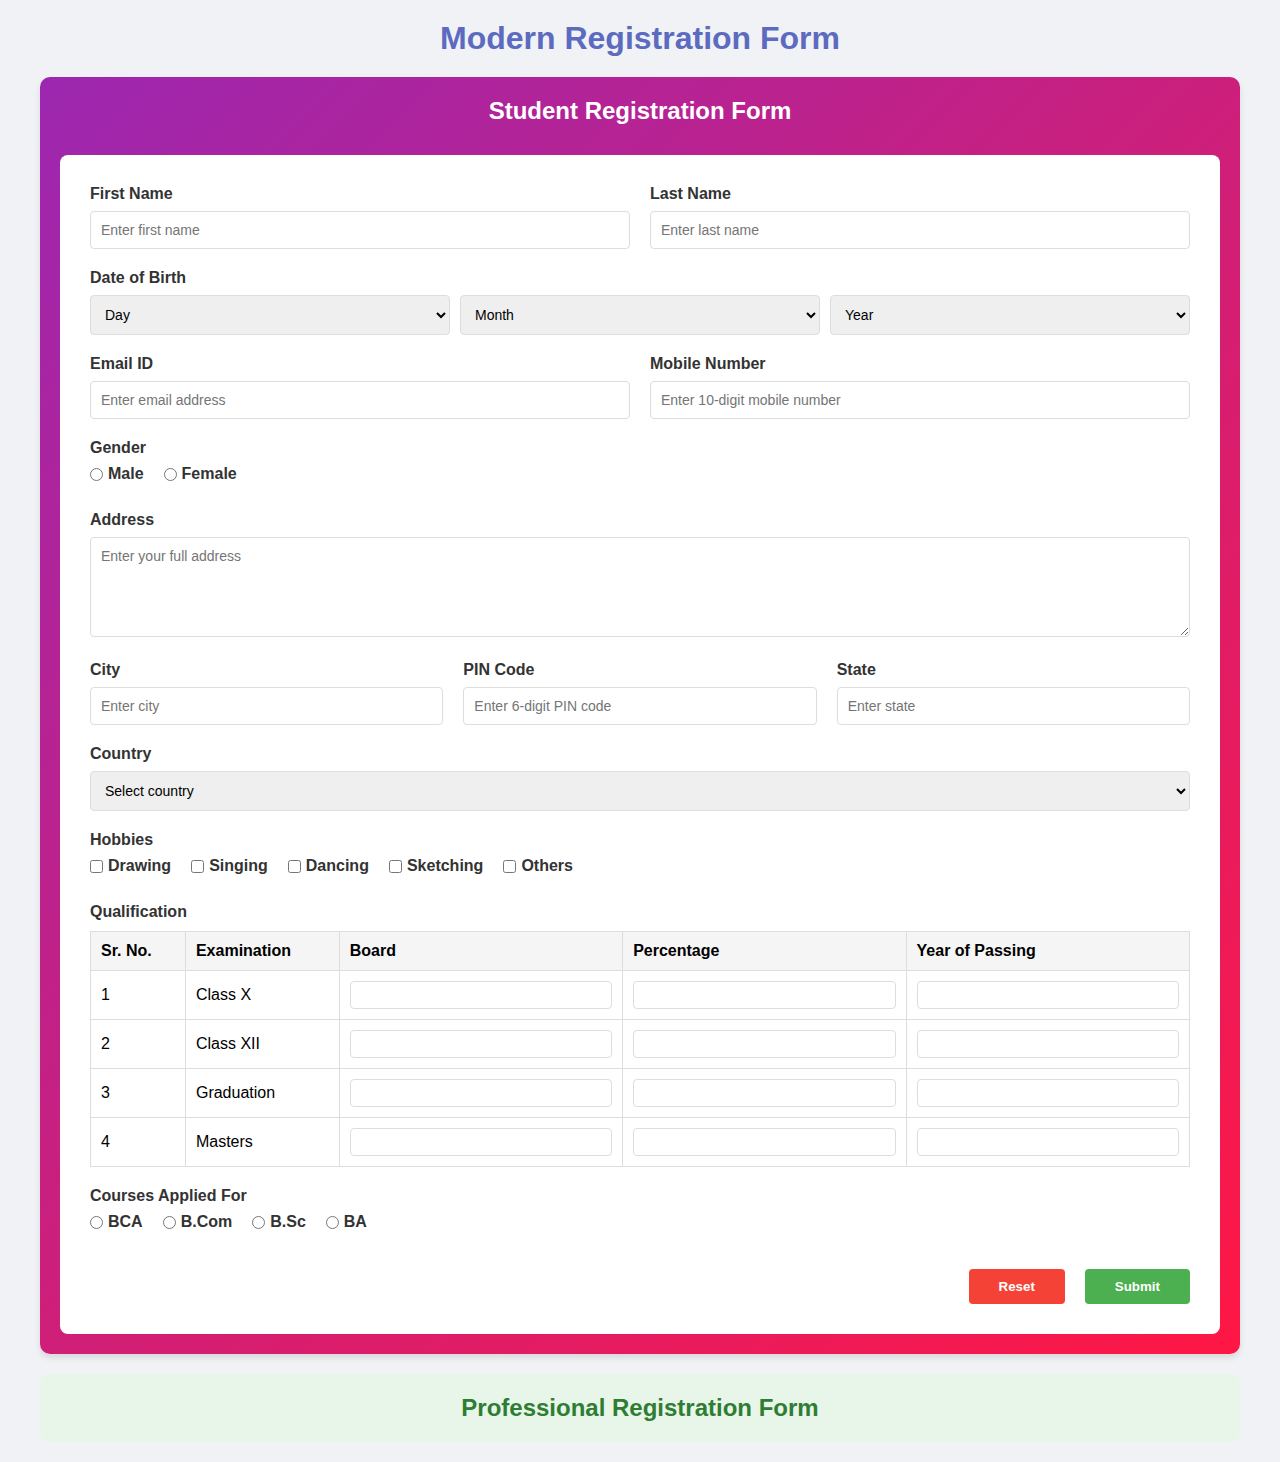
<file: index.html>
<!DOCTYPE html>
<html lang="en">
  <head>
    <meta charset="UTF-8" />
    <meta name="viewport" content="width=device-width, initial-scale=1.0" />
    <title>Modern Registration Form</title>
    <link rel="stylesheet" href="style.css" />
  </head>
  <body>
    <div class="container">
      <h1 class="main-title">Modern Registration Form</h1>

      <div class="form-container">
        <h2 class="form-title">Student Registration Form</h2>

        <form>
          <div class="name-group">
            <div class="form-group">
              <label>First Name</label>
              <input type="text" placeholder="Enter first name" />
            </div>
            <div class="form-group">
              <label>Last Name</label>
              <input type="text" placeholder="Enter last name" />
            </div>
          </div>

          <div class="form-group">
            <label>Date of Birth</label>
            <div class="dob-group">
              <select>
                <option>Day</option>

                <option value="01">01</option>
                <option value="02">02</option>
                <option value="03">03</option>
                <option value="04">04</option>
                <option value="05">05</option>
                <option value="06">06</option>
                <option value="07">07</option>
                <option value="08">08</option>
                <option value="09">09</option>
                <option value="10">10</option>
                <option value="11">11</option>
                <option value="12">12</option>
                <option value="13">13</option>
                <option value="14">14</option>
                <option value="15">15</option>
                <option value="16">16</option>
                <option value="17">17</option>
                <option value="18">18</option>
                <option value="19">19</option>
                <option value="20">20</option>
                <option value="21">21</option>
                <option value="22">22</option>
                <option value="23">23</option>
                <option value="24">24</option>
                <option value="25">25</option>
                <option value="26">26</option>
                <option value="27">27</option>
                <option value="28">28</option>
                <option value="29">29</option>
                <option value="30">30</option>
                <option value="31">31</option>
              </select>
              <select>
                <option>Month</option>
                <option value="">Month</option>
                <option value="01">January</option>
                <option value="02">February</option>
                <option value="03">March</option>
                <option value="04">April</option>
                <option value="05">May</option>
                <option value="06">June</option>
                <option value="07">July</option>
                <option value="08">August</option>
                <option value="09">September</option>
                <option value="10">October</option>
                <option value="11">November</option>
                <option value="12">December</option>
              </select>
              <select>
                <option>Year</option>
                <!-- Add years -->
              </select>
            </div>
          </div>

          <div class="contact-group">
            <div class="form-group">
              <label>Email ID</label>
              <input type="email" placeholder="Enter email address" />
            </div>
            <div class="form-group">
              <label>Mobile Number</label>
              <input type="tel" placeholder="Enter 10-digit mobile number" />
            </div>
          </div>

          <div class="form-group">
            <label>Gender</label>
            <div class="gender-group">
              <label class="radio-label">
                <input type="radio" name="gender" value="male" />
                Male
              </label>
              <label class="radio-label">
                <input type="radio" name="gender" value="female" />
                Female
              </label>
            </div>
          </div>

          <div class="form-group">
            <label>Address</label>
            <textarea placeholder="Enter your full address"></textarea>
          </div>

          <div class="location-group">
            <div class="form-group">
              <label>City</label>
              <input type="text" placeholder="Enter city" />
            </div>
            <div class="form-group">
              <label>PIN Code</label>
              <input type="text" placeholder="Enter 6-digit PIN code" />
            </div>
            <div class="form-group">
              <label>State</label>
              <input type="text" placeholder="Enter state" />
            </div>
          </div>

          <div class="form-group">
            <label>Country</label>
            <select>
              <option>Select country</option>
              <!-- Add countries -->
            </select>
          </div>

          <div class="form-group">
            <label>Hobbies</label>
            <div class="hobbies-group">
              <label class="checkbox-label">
                <input type="checkbox" name="hobbies" value="drawing" />
                Drawing
              </label>
              <label class="checkbox-label">
                <input type="checkbox" name="hobbies" value="singing" />
                Singing
              </label>
              <label class="checkbox-label">
                <input type="checkbox" name="hobbies" value="dancing" />
                Dancing
              </label>
              <label class="checkbox-label">
                <input type="checkbox" name="hobbies" value="sketching" />
                Sketching
              </label>
              <label class="checkbox-label">
                <input type="checkbox" name="hobbies" value="others" />
                Others
              </label>
            </div>
          </div>

          <div class="form-group qualification-section">
            <label>Qualification</label>
            <table class="qualification-table">
              <thead>
                <tr>
                  <th>Sr. No.</th>
                  <th>Examination</th>
                  <th>Board</th>
                  <th>Percentage</th>
                  <th>Year of Passing</th>
                </tr>
              </thead>
              <tbody>
                <tr>
                  <td>1</td>
                  <td>Class X</td>
                  <td><input type="text" /></td>
                  <td><input type="text" /></td>
                  <td><input type="text" /></td>
                </tr>
                <tr>
                  <td>2</td>
                  <td>Class XII</td>
                  <td><input type="text" /></td>
                  <td><input type="text" /></td>
                  <td><input type="text" /></td>
                </tr>
                <tr>
                  <td>3</td>
                  <td>Graduation</td>
                  <td><input type="text" /></td>
                  <td><input type="text" /></td>
                  <td><input type="text" /></td>
                </tr>
                <tr>
                  <td>4</td>
                  <td>Masters</td>
                  <td><input type="text" /></td>
                  <td><input type="text" /></td>
                  <td><input type="text" /></td>
                </tr>
              </tbody>
            </table>
          </div>

          <div class="form-group">
            <label>Courses Applied For</label>
            <div class="courses-group">
              <label class="radio-label">
                <input type="radio" name="course" value="bca" />
                BCA
              </label>
              <label class="radio-label">
                <input type="radio" name="course" value="bcom" />
                B.Com
              </label>
              <label class="radio-label">
                <input type="radio" name="course" value="bsc" />
                B.Sc
              </label>
              <label class="radio-label">
                <input type="radio" name="course" value="ba" />
                BA
              </label>
            </div>
          </div>

          <div class="button-group">
            <button type="reset" class="reset-btn">Reset</button>
            <button type="submit" class="submit-btn">Submit</button>
          </div>
        </form>
      </div>

      <div class="professional-form">
        <h2>Professional Registration Form</h2>
        <!-- This section can be expanded later -->
      </div>
    </div>
  </body>
</html>
</file>
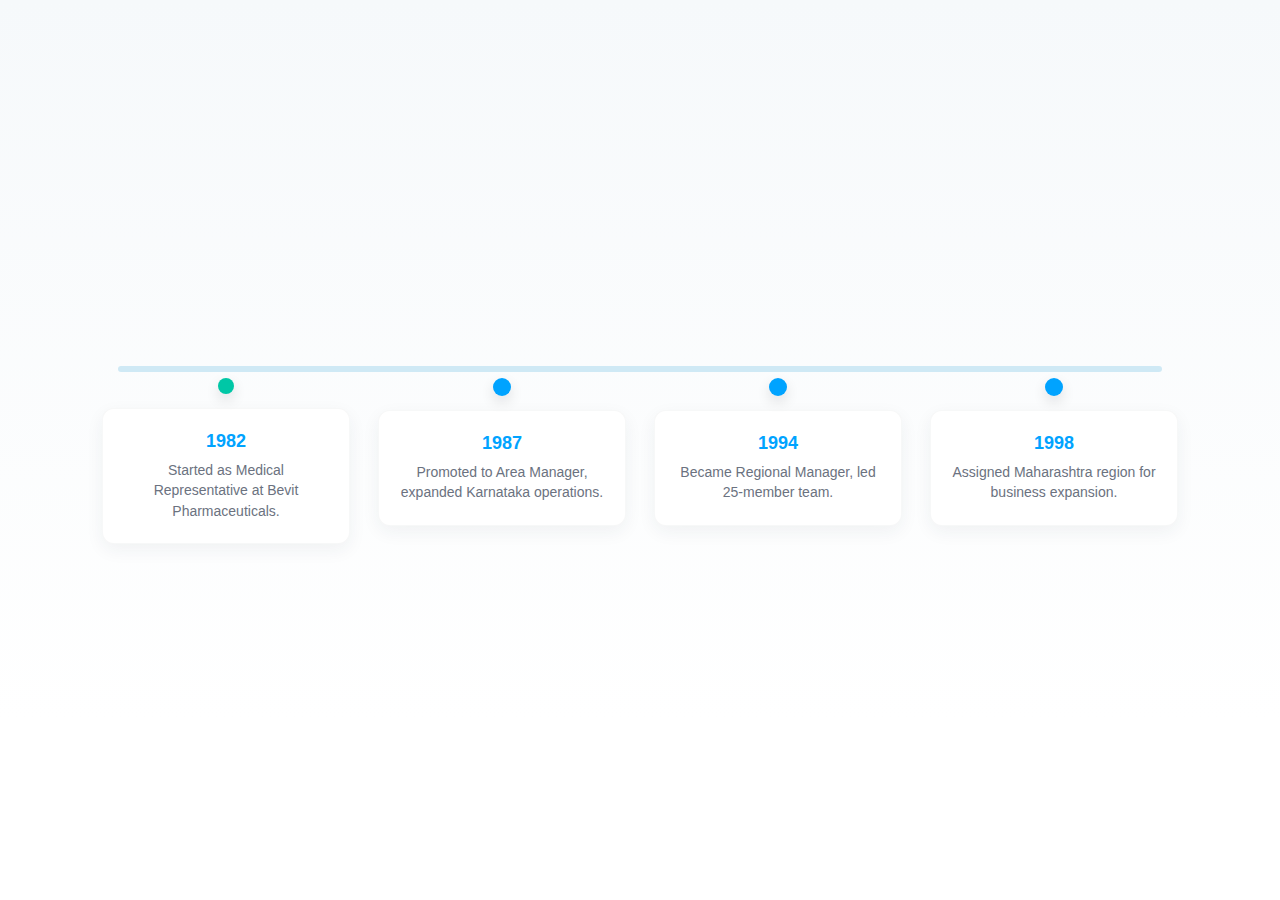
<file: Task_2/index.html>
<!DOCTYPE html>
<html lang="en">
  <head>
    <meta charset="utf-8" />
    <meta name="viewport" content="width=device-width, initial-scale=1" />
    <title>Timeline Component</title>
    <link rel="stylesheet" href="styles.css" />
  </head>
  <body>
    <main class="container">
      <section class="timeline-wrapper">
        <div class="timeline-line" aria-hidden="true"></div>

        <div class="timeline-item">
          <div class="timeline-dot dot-accent"></div>
          <div class="timeline-card">
            <h3 class="year">1982</h3>
            <p>Started as Medical Representative at Bevit Pharmaceuticals.</p>
          </div>
        </div>

        <div class="timeline-item">
          <div class="timeline-dot dot-primary"></div>
          <div class="timeline-card">
            <h3 class="year">1987</h3>
            <p>Promoted to Area Manager, expanded Karnataka operations.</p>
          </div>
        </div>

        <div class="timeline-item">
          <div class="timeline-dot dot-primary"></div>
          <div class="timeline-card">
            <h3 class="year">1994</h3>
            <p>Became Regional Manager, led 25-member team.</p>
          </div>
        </div>

        <div class="timeline-item">
          <div class="timeline-dot dot-primary"></div>
          <div class="timeline-card">
            <h3 class="year">1998</h3>
            <p>Assigned Maharashtra region for business expansion.</p>
          </div>
        </div>
      </section>
    </main>
  </body>
</html>
</file>
<file: style.css>
* {
    margin: 0;
    padding: 0;
    box-sizing: border-box;
    font-family: Arial, sans-serif;
}

body {
    background-color: #f0f2f5;
    min-height: 100vh;
    padding: 20px;
}

.container {
    max-width: 1200px;
    margin: 0 auto;
}

.main-title {
    text-align: center;
    color: #5c6bc0;
    margin-bottom: 20px;
}

.form-container {
    background: linear-gradient(135deg, #9c27b0, #ff1744);
    padding: 20px;
    border-radius: 10px;
    box-shadow: 0 4px 6px rgba(0, 0, 0, 0.1);
    margin-bottom: 20px;
}

.form-title {
    color: white;
    text-align: center;
    margin-bottom: 30px;
}

form {
    background-color: white;
    padding: 30px;
    border-radius: 8px;
}

.form-group {
    margin-bottom: 20px;
}

label {
    display: block;
    margin-bottom: 8px;
    color: #333;
    font-weight: bold;
}

input[type="text"],
input[type="email"],
input[type="tel"],
select,
textarea {
    width: 100%;
    padding: 10px;
    border: 1px solid #ddd;
    border-radius: 4px;
    font-size: 14px;
}

textarea {
    height: 100px;
    resize: vertical;
}

.name-group,
.contact-group,
.location-group {
    display: grid;
    grid-template-columns: repeat(auto-fit, minmax(250px, 1fr));
    gap: 20px;
}

.dob-group {
    display: grid;
    grid-template-columns: repeat(3, 1fr);
    gap: 10px;
}

.gender-group,
.hobbies-group,
.courses-group {
    display: flex;
    gap: 20px;
    flex-wrap: wrap;
}

.radio-label,
.checkbox-label {
    display: flex;
    align-items: center;
    gap: 5px;
    cursor: pointer;
}

.qualification-table {
    width: 100%;
    border-collapse: collapse;
    margin-top: 10px;
}

.qualification-table th,
.qualification-table td {
    border: 1px solid #ddd;
    padding: 10px;
    text-align: left;
}

.qualification-table th {
    background-color: #f5f5f5;
}

.qualification-table input {
    width: 100%;
    padding: 5px;
    border: 1px solid #ddd;
    border-radius: 4px;
}

.button-group {
    display: flex;
    gap: 20px;
    justify-content: flex-end;
    margin-top: 30px;
}

.reset-btn,
.submit-btn {
    padding: 10px 30px;
    border: none;
    border-radius: 4px;
    cursor: pointer;
    font-weight: bold;
    transition: transform 0.2s;
}

.reset-btn {
    background-color: #f44336;
    color: white;
}

.submit-btn {
    background-color: #4caf50;
    color: white;
}

.reset-btn:hover,
.submit-btn:hover {
    transform: translateY(-2px);
}

.professional-form {
    background-color: #e8f5e9;
    padding: 20px;
    border-radius: 10px;
    text-align: center;
}

.professional-form h2 {
    color: #2e7d32;
}

@media (max-width: 768px) {
    .form-container {
        padding: 15px;
    }

    form {
        padding: 20px;
    }

    .button-group {
        flex-direction: column;
    }

    .reset-btn,
    .submit-btn {
        width: 100%;
    }
}
</file>
<file: Task_2/styles.css>
:root{
  --bg:#f6f9fb;
  --card-bg:#fff;
  --muted:#6b7280;
  --accent:#00c7a6; 
  --primary:#00a3ff; 
  --line:#cfe9f5;
  --card-shadow: 0 6px 18px rgba(28,45,60,0.06);
  font-family: 'Segoe UI', Roboto, 'Helvetica Neue', Arial, sans-serif;
}

*{box-sizing:border-box}
html,body{height:100%}
body{
  margin:0;
  background:linear-gradient(180deg,var(--bg),#ffffff 80%);
  display:flex;
  align-items:center;
  justify-content:center;
  padding:40px 20px;
  color:#0f172a;
}
.container{max-width:1100px;width:100%}

.timeline-wrapper{
  position:relative;
  padding:36px 12px 12px;
  display:grid;
  grid-template-columns:repeat(4,1fr);
  gap:28px;
  align-items:start;
}


.timeline-line{
  position:absolute;
  left:28px;
  right:28px;
  top:22px; 
  height:6px;
  background:linear-gradient(90deg,var(--accent) 0%,var(--line) 0%);
  border-radius:6px;
  z-index:1;
  
}

.timeline-item{
  position:relative;
  z-index:2;
}

.timeline-dot{
  width:18px;
  height:18px;
  border-radius:50%;
  background:var(--primary);
  margin:0 auto;
  box-shadow:0 6px 14px rgba(7,16,25,0.12);
  transform:translateY(-2px);
}

.dot-accent{background:var(--accent);width:16px;height:16px}
.dot-primary{background:var(--primary)}

.timeline-card{
  margin-top:12px;
  background:var(--card-bg);
  border-radius:12px;
  padding:22px 18px;
  text-align:center;
  box-shadow:var(--card-shadow);
  border:1px solid rgba(15,23,42,0.03);
}
.year{
  margin:0 0 8px 0;
  color:var(--primary);
  font-size:18px;
}
.timeline-card p{
  margin:0;
  color:var(--muted);
  font-size:14px;
  line-height:1.45;
}


@media (max-width:720px){
  .timeline-wrapper{grid-template-columns:1fr;gap:18px;padding-top:48px}
  .timeline-line{left:20px;top:28px;height:4px}
  .timeline-item{display:flex;align-items:flex-start}
  .timeline-dot{margin:4px 18px 0 0}
  .timeline-card{text-align:left;padding:16px}
}
</file>
